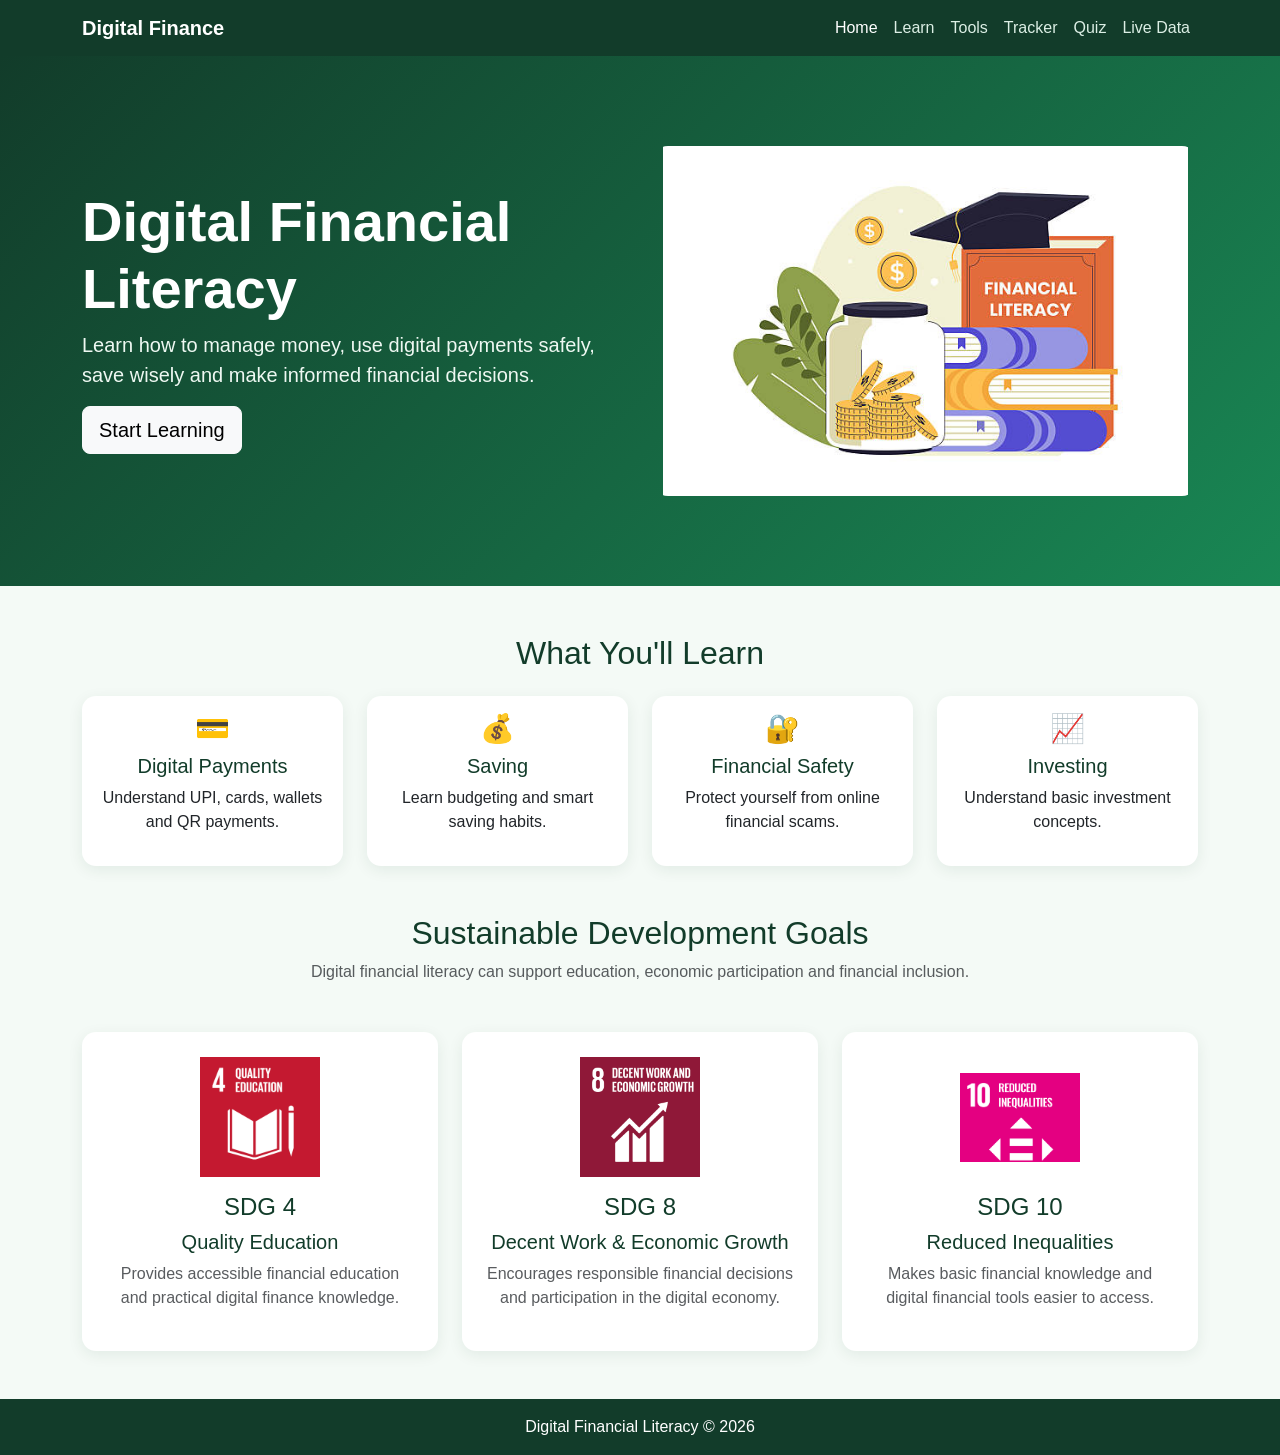
<file: index.html>
<!DOCTYPE html>
<html lang="en">

<head>

    <meta charset="UTF-8">
    <meta name="viewport" content="width=device-width, initial-scale=1.0">

    <title>Digital Finance | Home</title>

    <!-- Bootstrap -->
    <link
        href="https://cdn.jsdelivr.net/npm/bootstrap@5.3.3/dist/css/bootstrap.min.css"
        rel="stylesheet"
    >

    <!-- Main CSS -->
    <link rel="stylesheet" href="style.css">

</head>


<body>

<!-- ================= NAVBAR ================= -->

<nav class="navbar navbar-expand-lg navbar-dark bg-dark">

    <div class="container">

        <a class="navbar-brand fw-bold" href="index.html">
            Digital Finance
        </a>


        <button
            class="navbar-toggler"
            type="button"
            data-bs-toggle="collapse"
            data-bs-target="#navbarNav"
        >

            <span class="navbar-toggler-icon"></span>

        </button>


        <div
            class="collapse navbar-collapse"
            id="navbarNav"
        >

            <ul class="navbar-nav ms-auto">

                <li class="nav-item">
                    <a
                        class="nav-link active"
                        href="index.html"
                    >
                        Home
                    </a>
                </li>

                <li class="nav-item">
                    <a class="nav-link" href="learn.html">
                        Learn
                    </a>
                </li>

                <li class="nav-item">
                    <a class="nav-link" href="tools.html">
                        Tools
                    </a>
                </li>

                <li class="nav-item">
                    <a class="nav-link" href="tracker.html">
                        Tracker
                    </a>
                </li>

                <li class="nav-item">
                    <a class="nav-link" href="quiz.html">
                        Quiz
                    </a>
                </li>

                <li class="nav-item">
                    <a class="nav-link" href="live-data.html">
                        Live Data
                    </a>
                </li>

            </ul>

        </div>

    </div>

</nav>


<!-- ================= HERO ================= -->

<section class="hero">

    <div class="container">

        <div class="row align-items-center g-4">

            <div class="col-md-6">

                <h1>
                    Digital Financial Literacy
                </h1>

                <p class="lead">

                    Learn how to manage money, use digital
                    payments safely, save wisely and make
                    informed financial decisions.

                </p>


                <a
                    href="learn.html"
                    class="btn btn-light btn-lg"
                >
                    Start Learning
                </a>

            </div>


            <div class="col-md-6 text-center">

                <img
                    src="hero-financial-literacy.jpg"
                    alt="Digital financial literacy"
                    class="img-fluid hero-image"
                >

            </div>

        </div>

    </div>

</section>


<!-- ================= FEATURES ================= -->

<section class="container my-5">

    <h2 class="text-center mb-4">
        What You'll Learn
    </h2>


    <div class="row g-4">


        <div class="col-md-3">

            <div class="card feature-card h-100">

                <div class="card-body text-center">

                    <h3>💳</h3>

                    <h5>
                        Digital Payments
                    </h5>

                    <p>
                        Understand UPI, cards, wallets
                        and QR payments.
                    </p>

                </div>

            </div>

        </div>


        <div class="col-md-3">

            <div class="card feature-card h-100">

                <div class="card-body text-center">

                    <h3>💰</h3>

                    <h5>
                        Saving
                    </h5>

                    <p>
                        Learn budgeting and smart
                        saving habits.
                    </p>

                </div>

            </div>

        </div>


        <div class="col-md-3">

            <div class="card feature-card h-100">

                <div class="card-body text-center">

                    <h3>🔐</h3>

                    <h5>
                        Financial Safety
                    </h5>

                    <p>
                        Protect yourself from online
                        financial scams.
                    </p>

                </div>

            </div>

        </div>


        <div class="col-md-3">

            <div class="card feature-card h-100">

                <div class="card-body text-center">

                    <h3>📈</h3>

                    <h5>
                        Investing
                    </h5>

                    <p>
                        Understand basic investment
                        concepts.
                    </p>

                </div>

            </div>

        </div>


    </div>

</section>


<!-- ================= SDGs ================= -->

<section class="container my-5">

    <div class="text-center mb-5">

        <h2>
            Sustainable Development Goals
        </h2>

        <p class="text-muted">

            Digital financial literacy can support
            education, economic participation and
            financial inclusion.

        </p>

    </div>


    <div class="row g-4">


        <!-- SDG 4 -->

        <div class="col-md-4">

            <div class="card sdg-card h-100">

                <img
                    src="sdg-4-quality-education.png"
                    alt="SDG 4 Quality Education"
                >

                <h4 class="mt-3">
                    SDG 4
                </h4>

                <h5>
                    Quality Education
                </h5>

                <p class="text-muted">

                    Provides accessible financial
                    education and practical digital
                    finance knowledge.

                </p>

            </div>

        </div>


        <!-- SDG 8 -->

        <div class="col-md-4">

            <div class="card sdg-card h-100">

                <img
                    src="sdg-8-economic-growth.png"
                    alt="SDG 8 Decent Work and Economic Growth"
                >

                <h4 class="mt-3">
                    SDG 8
                </h4>

                <h5>
                    Decent Work & Economic Growth
                </h5>

                <p class="text-muted">

                    Encourages responsible financial
                    decisions and participation in the
                    digital economy.

                </p>

            </div>

        </div>


        <!-- SDG 10 -->

        <div class="col-md-4">

            <div class="card sdg-card h-100">

                <img
                    src="sdg-10-reduced-inequalities.png"
                    alt="SDG 10 Reduced Inequalities"
                >

                <h4 class="mt-3">
                    SDG 10
                </h4>

                <h5>
                    Reduced Inequalities
                </h5>

                <p class="text-muted">

                    Makes basic financial knowledge
                    and digital financial tools easier
                    to access.

                </p>

            </div>

        </div>


    </div>

</section>


<!-- ================= FOOTER ================= -->

<footer class="bg-dark text-white text-center p-3">

    <p class="mb-0">
        Digital Financial Literacy © 2026
    </p>

</footer>


<script
    src="https://cdn.jsdelivr.net/npm/bootstrap@5.3.3/dist/js/bootstrap.bundle.min.js"
></script>

<script src="main.js"></script>

</body>

</html>
</file>
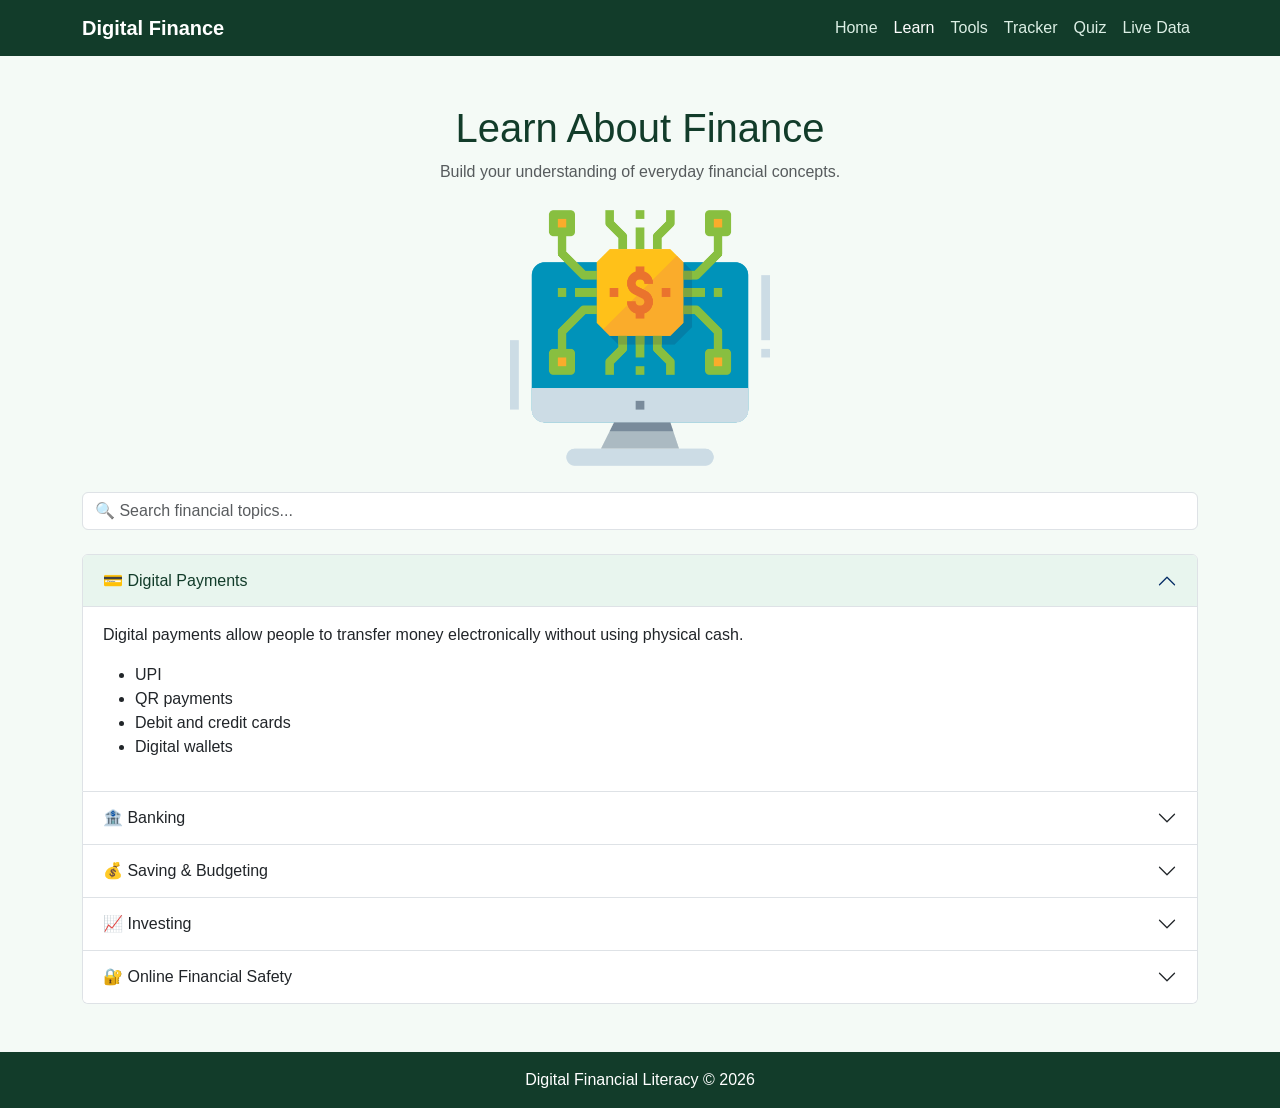
<file: learn.html>
<!DOCTYPE html>
<html lang="en">

<head>

    <meta charset="UTF-8">
    <meta name="viewport" content="width=device-width, initial-scale=1.0">

    <title>Digital Finance | Learn</title>

    <link
        href="https://cdn.jsdelivr.net/npm/bootstrap@5.3.3/dist/css/bootstrap.min.css"
        rel="stylesheet"
    >

    <link rel="stylesheet" href="style.css">

</head>


<body>


<!-- NAVBAR -->

<nav class="navbar navbar-expand-lg navbar-dark bg-dark">

    <div class="container">

        <a
            class="navbar-brand fw-bold"
            href="index.html"
        >
            Digital Finance
        </a>


        <button
            class="navbar-toggler"
            type="button"
            data-bs-toggle="collapse"
            data-bs-target="#navbarNav"
        >

            <span class="navbar-toggler-icon"></span>

        </button>


        <div
            class="collapse navbar-collapse"
            id="navbarNav"
        >

            <ul class="navbar-nav ms-auto">

                <li class="nav-item">
                    <a class="nav-link" href="index.html">
                        Home
                    </a>
                </li>

                <li class="nav-item">
                    <a
                        class="nav-link active"
                        href="learn.html"
                    >
                        Learn
                    </a>
                </li>

                <li class="nav-item">
                    <a class="nav-link" href="tools.html">
                        Tools
                    </a>
                </li>

                <li class="nav-item">
                    <a class="nav-link" href="tracker.html">
                        Tracker
                    </a>
                </li>

                <li class="nav-item">
                    <a class="nav-link" href="quiz.html">
                        Quiz
                    </a>
                </li>

                <li class="nav-item">
                    <a class="nav-link" href="live-data.html">
                        Live Data
                    </a>
                </li>

            </ul>

        </div>

    </div>

</nav>


<!-- CONTENT -->

<div class="container my-5">

    <h1 class="text-center">
        Learn About Finance
    </h1>


    <p class="text-center text-muted mb-4">

        Build your understanding of everyday
        financial concepts.

    </p>


    <!-- IMAGE -->

    <div class="text-center mb-4">

        <img
            src="learn-digital-finance.jpg"
            alt="Learning about digital finance"
            class="img-fluid page-image"
        >

    </div>


    <!-- SEARCH -->

    <div class="mb-4">

        <input
            type="text"
            id="searchTopic"
            class="form-control"
            placeholder="🔍 Search financial topics..."
        >

    </div>


    <!-- ACCORDION -->

    <div
        class="accordion"
        id="financeTopics"
    >


        <!-- DIGITAL PAYMENTS -->

        <div class="accordion-item topic">

            <h2 class="accordion-header">

                <button
                    class="accordion-button"
                    data-bs-toggle="collapse"
                    data-bs-target="#payments"
                >

                    💳 Digital Payments

                </button>

            </h2>


            <div
                id="payments"
                class="accordion-collapse collapse show"
            >

                <div class="accordion-body">

                    <p>

                        Digital payments allow people
                        to transfer money electronically
                        without using physical cash.

                    </p>

                    <ul>

                        <li>UPI</li>
                        <li>QR payments</li>
                        <li>Debit and credit cards</li>
                        <li>Digital wallets</li>

                    </ul>

                </div>

            </div>

        </div>


        <!-- BANKING -->

        <div class="accordion-item topic">

            <h2 class="accordion-header">

                <button
                    class="accordion-button collapsed"
                    data-bs-toggle="collapse"
                    data-bs-target="#banking"
                >

                    🏦 Banking

                </button>

            </h2>


            <div
                id="banking"
                class="accordion-collapse collapse"
            >

                <div class="accordion-body">

                    <p>

                        Banks provide services such
                        as saving, transferring and
                        borrowing money.

                    </p>

                    <ul>

                        <li>Savings accounts</li>
                        <li>Interest</li>
                        <li>Loans</li>
                        <li>Fixed deposits</li>

                    </ul>

                </div>

            </div>

        </div>


        <!-- SAVING -->

        <div class="accordion-item topic">

            <h2 class="accordion-header">

                <button
                    class="accordion-button collapsed"
                    data-bs-toggle="collapse"
                    data-bs-target="#saving"
                >

                    💰 Saving & Budgeting

                </button>

            </h2>


            <div
                id="saving"
                class="accordion-collapse collapse"
            >

                <div class="accordion-body">

                    <p>

                        Saving means setting aside
                        part of your income for future
                        needs and goals.

                    </p>

                    <ul>

                        <li>Emergency funds</li>
                        <li>Monthly budgeting</li>
                        <li>50/30/20 rule</li>

                    </ul>

                </div>

            </div>

        </div>


        <!-- INVESTING -->

        <div class="accordion-item topic">

            <h2 class="accordion-header">

                <button
                    class="accordion-button collapsed"
                    data-bs-toggle="collapse"
                    data-bs-target="#investing"
                >

                    📈 Investing

                </button>

            </h2>


            <div
                id="investing"
                class="accordion-collapse collapse"
            >

                <div class="accordion-body">

                    <p>

                        Investing involves putting
                        money into assets with the
                        expectation of earning a return.

                    </p>

                    <ul>

                        <li>Stocks</li>
                        <li>Mutual funds</li>
                        <li>SIP</li>
                        <li>Risk and return</li>

                    </ul>

                </div>

            </div>

        </div>


        <!-- SAFETY -->

        <div class="accordion-item topic">

            <h2 class="accordion-header">

                <button
                    class="accordion-button collapsed"
                    data-bs-toggle="collapse"
                    data-bs-target="#safety"
                >

                    🔐 Online Financial Safety

                </button>

            </h2>


            <div
                id="safety"
                class="accordion-collapse collapse"
            >

                <div class="accordion-body">

                    <p>

                        Never share sensitive banking
                        information with unknown people
                        or websites.

                    </p>

                    <ul>

                        <li>Never share OTPs</li>
                        <li>Never share your UPI PIN</li>
                        <li>Avoid suspicious links</li>
                        <li>Use official banking applications</li>

                    </ul>

                </div>

            </div>

        </div>


    </div>

</div>


<!-- FOOTER -->

<footer class="bg-dark text-white text-center p-3">

    <p class="mb-0">
        Digital Financial Literacy © 2026
    </p>

</footer>


<script
    src="https://cdn.jsdelivr.net/npm/bootstrap@5.3.3/dist/js/bootstrap.bundle.min.js"
></script>

<script src="main.js"></script>

</body>

</html>
</file>
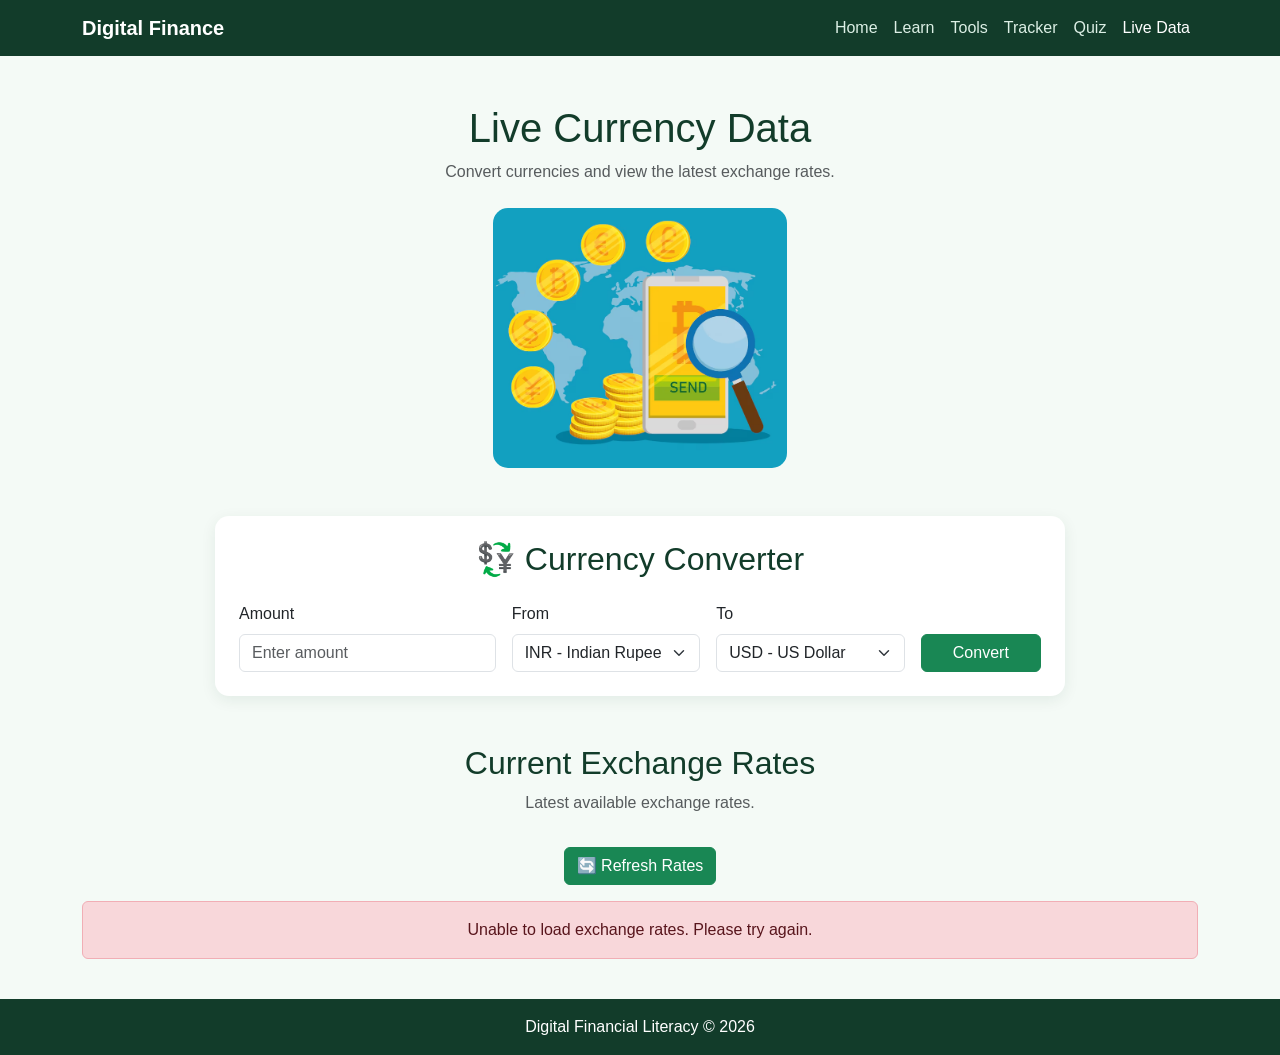
<file: live-data.html>
<!DOCTYPE html>
<html lang="en">

<head>

    <meta charset="UTF-8">
    <meta name="viewport" content="width=device-width, initial-scale=1.0">

    <title>Digital Finance | Live Data</title>

    <link
        href="https://cdn.jsdelivr.net/npm/bootstrap@5.3.3/dist/css/bootstrap.min.css"
        rel="stylesheet"
    >

    <link rel="stylesheet" href="style.css">

</head>


<body>


<nav class="navbar navbar-expand-lg navbar-dark bg-dark">

    <div class="container">

        <a
            class="navbar-brand fw-bold"
            href="index.html"
        >
            Digital Finance
        </a>


        <button
            class="navbar-toggler"
            type="button"
            data-bs-toggle="collapse"
            data-bs-target="#navbarNav"
        >

            <span class="navbar-toggler-icon"></span>

        </button>


        <div
            class="collapse navbar-collapse"
            id="navbarNav"
        >

            <ul class="navbar-nav ms-auto">

                <li class="nav-item">
                    <a class="nav-link" href="index.html">
                        Home
                    </a>
                </li>

                <li class="nav-item">
                    <a class="nav-link" href="learn.html">
                        Learn
                    </a>
                </li>

                <li class="nav-item">
                    <a class="nav-link" href="tools.html">
                        Tools
                    </a>
                </li>

                <li class="nav-item">
                    <a class="nav-link" href="tracker.html">
                        Tracker
                    </a>
                </li>

                <li class="nav-item">
                    <a class="nav-link" href="quiz.html">
                        Quiz
                    </a>
                </li>

                <li class="nav-item">
                    <a
                        class="nav-link active"
                        href="live-data.html"
                    >
                        Live Data
                    </a>
                </li>

            </ul>

        </div>

    </div>

</nav>


<div class="container my-5">


    <h1 class="text-center">
        Live Currency Data
    </h1>


    <p class="text-center text-muted mb-4">

        Convert currencies and view the latest
        exchange rates.

    </p>


    <div class="text-center mb-5">

        <img
            src="live-currency-exchange.jpg"
            alt="Currency exchange"
            class="img-fluid page-image"
        >

    </div>


    <!-- CURRENCY CONVERTER -->

    <div
        class="card p-4 mx-auto mb-5"
        style="max-width: 850px;"
    >

        <h2 class="text-center mb-4">
            💱 Currency Converter
        </h2>


        <div class="row g-3 align-items-end">


            <div class="col-md-4">

                <label
                    for="amount"
                    class="form-label"
                >
                    Amount
                </label>

                <input
                    type="number"
                    id="amount"
                    class="form-control"
                    placeholder="Enter amount"
                    min="0"
                    step="any"
                >

            </div>


            <div class="col-md-3">

                <label
                    for="fromCurrency"
                    class="form-label"
                >
                    From
                </label>

                <select
                    id="fromCurrency"
                    class="form-select"
                >

                    <option value="INR">
                        INR - Indian Rupee
                    </option>

                    <option value="USD">
                        USD - US Dollar
                    </option>

                    <option value="EUR">
                        EUR - Euro
                    </option>

                    <option value="GBP">
                        GBP - British Pound
                    </option>

                    <option value="AED">
                        AED - UAE Dirham
                    </option>

                    <option value="JPY">
                        JPY - Japanese Yen
                    </option>

                </select>

            </div>


            <div class="col-md-3">

                <label
                    for="toCurrency"
                    class="form-label"
                >
                    To
                </label>

                <select
                    id="toCurrency"
                    class="form-select"
                >

                    <option value="USD">
                        USD - US Dollar
                    </option>

                    <option value="INR">
                        INR - Indian Rupee
                    </option>

                    <option value="EUR">
                        EUR - Euro
                    </option>

                    <option value="GBP">
                        GBP - British Pound
                    </option>

                    <option value="AED">
                        AED - UAE Dirham
                    </option>

                    <option value="JPY">
                        JPY - Japanese Yen
                    </option>

                </select>

            </div>


            <div class="col-md-2">

                <button
                    class="btn btn-primary w-100"
                    onclick="convertCurrency()"
                >
                    Convert
                </button>

            </div>


        </div>


        <div
            id="converterError"
            class="alert alert-danger mt-3"
            style="display: none;"
        >
        </div>


        <div
            id="conversionResult"
            class="alert alert-success mt-3 text-center"
            style="display: none;"
        >
        </div>

    </div>


    <!-- CURRENT RATES -->

    <div class="text-center">

        <h2>
            Current Exchange Rates
        </h2>

        <p class="text-muted">

            Latest available exchange rates.

        </p>


        <button
            class="btn btn-primary my-3"
            onclick="getCurrencyRates()"
        >
            🔄 Refresh Rates
        </button>

    </div>


    <div
        id="loading"
        class="text-center my-3"
    >
        Loading currency rates...
    </div>


    <div
        id="error"
        class="alert alert-danger text-center"
        style="display: none;"
    >
    </div>


    <div
        id="currencyContainer"
        class="row g-4"
    >
    </div>


</div>


<footer class="bg-dark text-white text-center p-3">

    <p class="mb-0">
        Digital Financial Literacy © 2026
    </p>

</footer>


<script src="api.js"></script>

</body>

</html>
</file>
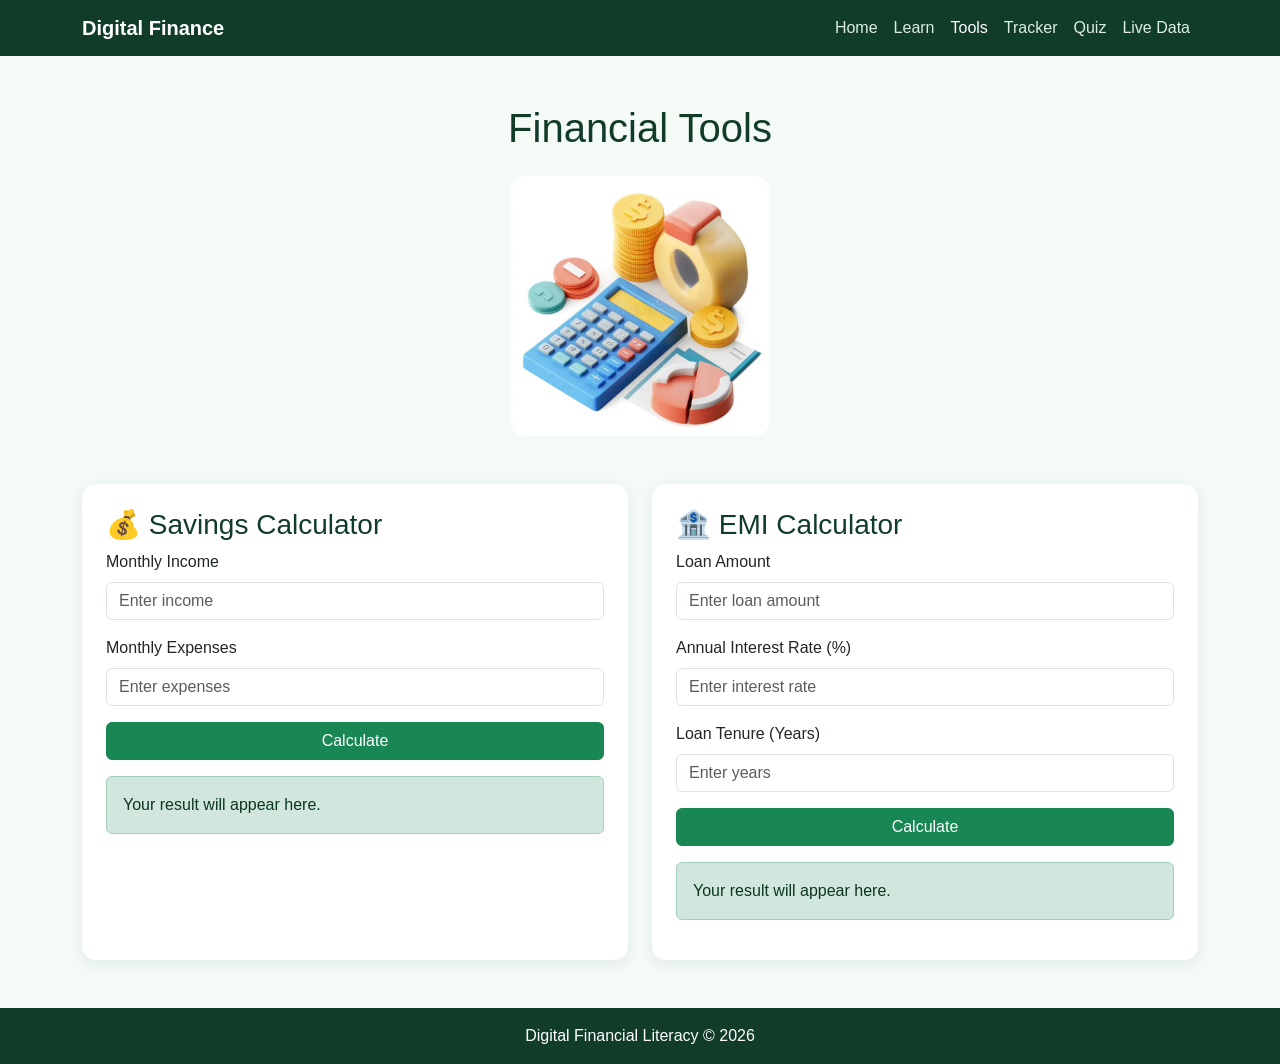
<file: tools.html>
<!DOCTYPE html>
<html lang="en">

<head>

    <meta charset="UTF-8">
    <meta name="viewport" content="width=device-width, initial-scale=1.0">

    <title>Digital Finance | Tools</title>

    <link
        href="https://cdn.jsdelivr.net/npm/bootstrap@5.3.3/dist/css/bootstrap.min.css"
        rel="stylesheet"
    >

    <link rel="stylesheet" href="style.css">

</head>


<body>


<!-- NAVBAR -->

<nav class="navbar navbar-expand-lg navbar-dark bg-dark">

    <div class="container">

        <a
            class="navbar-brand fw-bold"
            href="index.html"
        >
            Digital Finance
        </a>


        <button
            class="navbar-toggler"
            type="button"
            data-bs-toggle="collapse"
            data-bs-target="#navbarNav"
        >

            <span class="navbar-toggler-icon"></span>

        </button>


        <div
            class="collapse navbar-collapse"
            id="navbarNav"
        >

            <ul class="navbar-nav ms-auto">

                <li class="nav-item">
                    <a class="nav-link" href="index.html">
                        Home
                    </a>
                </li>

                <li class="nav-item">
                    <a class="nav-link" href="learn.html">
                        Learn
                    </a>
                </li>

                <li class="nav-item">
                    <a
                        class="nav-link active"
                        href="tools.html"
                    >
                        Tools
                    </a>
                </li>

                <li class="nav-item">
                    <a class="nav-link" href="tracker.html">
                        Tracker
                    </a>
                </li>

                <li class="nav-item">
                    <a class="nav-link" href="quiz.html">
                        Quiz
                    </a>
                </li>

                <li class="nav-item">
                    <a class="nav-link" href="live-data.html">
                        Live Data
                    </a>
                </li>

            </ul>

        </div>

    </div>

</nav>


<!-- CONTENT -->

<div class="container my-5">

    <h1 class="text-center mb-4">
        Financial Tools
    </h1>


    <div class="text-center mb-5">

        <img
            src="tools-financial-calculators.jpg"
            alt="Financial calculators"
            class="img-fluid page-image"
        >

    </div>


    <div class="row g-4">


        <!-- SAVINGS CALCULATOR -->

        <div class="col-md-6">

            <div class="card p-4 h-100">

                <h3>
                    💰 Savings Calculator
                </h3>


                <div class="mb-3">

                    <label class="form-label">
                        Monthly Income
                    </label>

                    <input
                        type="number"
                        id="income"
                        class="form-control"
                        placeholder="Enter income"
                        min="0"
                    >

                </div>


                <div class="mb-3">

                    <label class="form-label">
                        Monthly Expenses
                    </label>

                    <input
                        type="number"
                        id="expenses"
                        class="form-control"
                        placeholder="Enter expenses"
                        min="0"
                    >

                </div>


                <button
                    class="btn btn-primary"
                    onclick="calculateSavings()"
                >
                    Calculate
                </button>


                <div
                    id="savingsResult"
                    class="alert alert-success mt-3"
                >
                    Your result will appear here.
                </div>

            </div>

        </div>


        <!-- EMI CALCULATOR -->

        <div class="col-md-6">

            <div class="card p-4 h-100">

                <h3>
                    🏦 EMI Calculator
                </h3>


                <div class="mb-3">

                    <label class="form-label">
                        Loan Amount
                    </label>

                    <input
                        type="number"
                        id="loanAmount"
                        class="form-control"
                        placeholder="Enter loan amount"
                        min="0"
                    >

                </div>


                <div class="mb-3">

                    <label class="form-label">
                        Annual Interest Rate (%)
                    </label>

                    <input
                        type="number"
                        id="interestRate"
                        class="form-control"
                        placeholder="Enter interest rate"
                        min="0"
                        step="0.01"
                    >

                </div>


                <div class="mb-3">

                    <label class="form-label">
                        Loan Tenure (Years)
                    </label>

                    <input
                        type="number"
                        id="loanYears"
                        class="form-control"
                        placeholder="Enter years"
                        min="1"
                    >

                </div>


                <button
                    class="btn btn-primary"
                    onclick="calculateEMI()"
                >
                    Calculate
                </button>


                <div
                    id="emiResult"
                    class="alert alert-success mt-3"
                >
                    Your result will appear here.
                </div>

            </div>

        </div>


    </div>

</div>


<!-- FOOTER -->

<footer class="bg-dark text-white text-center p-3">

    <p class="mb-0">
        Digital Financial Literacy © 2026
    </p>

</footer>


<script
    src="https://cdn.jsdelivr.net/npm/bootstrap@5.3.3/dist/js/bootstrap.bundle.min.js"
></script>

<script src="tools.js"></script>

</body>

</html>
</file>
<file: style.css>
/* =====================================
   DIGITAL FINANCIAL LITERACY
   DARK GREEN THEME
   ===================================== */


/* COLORS */

:root {

    --dark-green: #123c2a;

    --green: #198754;

    --light-green: #e8f5ee;

    --very-light-green: #f4faf6;

    --text-green: #17352a;

    --gold: #d4a72c;

}


/* =====================================
   GENERAL
   ===================================== */

body {

    background-color: var(--very-light-green);

    color: var(--text-green);

    font-family:
        Arial,
        Helvetica,
        sans-serif;

}


/* =====================================
   NAVBAR
   ===================================== */

.navbar.bg-dark {

    background-color:
        var(--dark-green) !important;

}


.navbar-brand {

    color: white !important;

}


.navbar .nav-link {

    color: #dcefe5 !important;

}


.navbar .nav-link:hover,
.navbar .nav-link.active {

    color: white !important;

}


/* =====================================
   HERO
   ===================================== */

.hero {

    background:
        linear-gradient(
            135deg,
            #123c2a,
            #198754
        );

    color: white;

    padding:
        90px 20px;

}


.hero h1 {

    color: white;

    font-size:
        clamp(2.2rem, 5vw, 3.5rem);

    font-weight: 700;

}


.hero p {

    color: #eef8f2;

}


.hero-image {

    width: 100%;

    max-height: 350px;

    object-fit: contain;

    border-radius: 16px;

}


/* =====================================
   HEADINGS
   ===================================== */

h1,
h2,
h3,
h4,
h5 {

    color: var(--dark-green);

}


.hero h1,
.hero h2,
.hero h3 {

    color: white;

}


/* =====================================
   CARDS
   ===================================== */

.card {

    border: none;

    border-radius: 14px;

    box-shadow:
        0 4px 15px
        rgba(18, 60, 42, 0.08);

}


.feature-card {

    transition:
        transform 0.2s ease,
        box-shadow 0.2s ease;

}


.feature-card:hover {

    transform:
        translateY(-5px);

    box-shadow:
        0 8px 20px
        rgba(18, 60, 42, 0.15);

}


/* =====================================
   BUTTONS
   ===================================== */

.btn-primary {

    background-color:
        var(--green);

    border-color:
        var(--green);

}


.btn-primary:hover {

    background-color:
        #146c43;

    border-color:
        #146c43;

}


/* =====================================
   FORMS
   ===================================== */

.form-control:focus,
.form-select:focus {

    border-color:
        var(--green);

    box-shadow:
        0 0 0 0.2rem
        rgba(25, 135, 84, 0.15);

}


/* =====================================
   ACCORDION
   ===================================== */

.accordion-button:not(.collapsed) {

    background-color:
        var(--light-green);

    color:
        var(--dark-green);

}


.accordion-button:focus {

    border-color:
        var(--green);

    box-shadow:
        0 0 0 0.2rem
        rgba(25, 135, 84, 0.15);

}


/* =====================================
   PAGE IMAGES
   ===================================== */

.page-image {

    max-width: 100%;

    max-height: 260px;

    object-fit: cover;

    border-radius: 15px;

}


/* =====================================
   SDG CARDS
   ===================================== */

.sdg-card {

    padding: 25px;

    text-align: center;

}


.sdg-card img {

    width: 120px;

    height: 120px;

    object-fit: contain;

    margin: auto;

}


/* =====================================
   CHART
   ===================================== */

.chart-box {

    position: relative;

    height: 420px;

    width: 100%;

}


/* =====================================
   TRACKER CHART
   ===================================== */

.chart-container {

    position: relative;

    height: 400px;

}


/* =====================================
   FOOTER
   ===================================== */

footer.bg-dark {

    background-color:
        var(--dark-green) !important;

}


/* =====================================
   MOBILE
   ===================================== */

@media (max-width: 768px) {

    .hero {

        padding:
            60px 20px;

        text-align: center;

    }


    .hero-image {

        max-height: 250px;

    }


    .chart-box {

        height: 300px;

    }


    .chart-container {

        height: 300px;

    }

}
</file>
